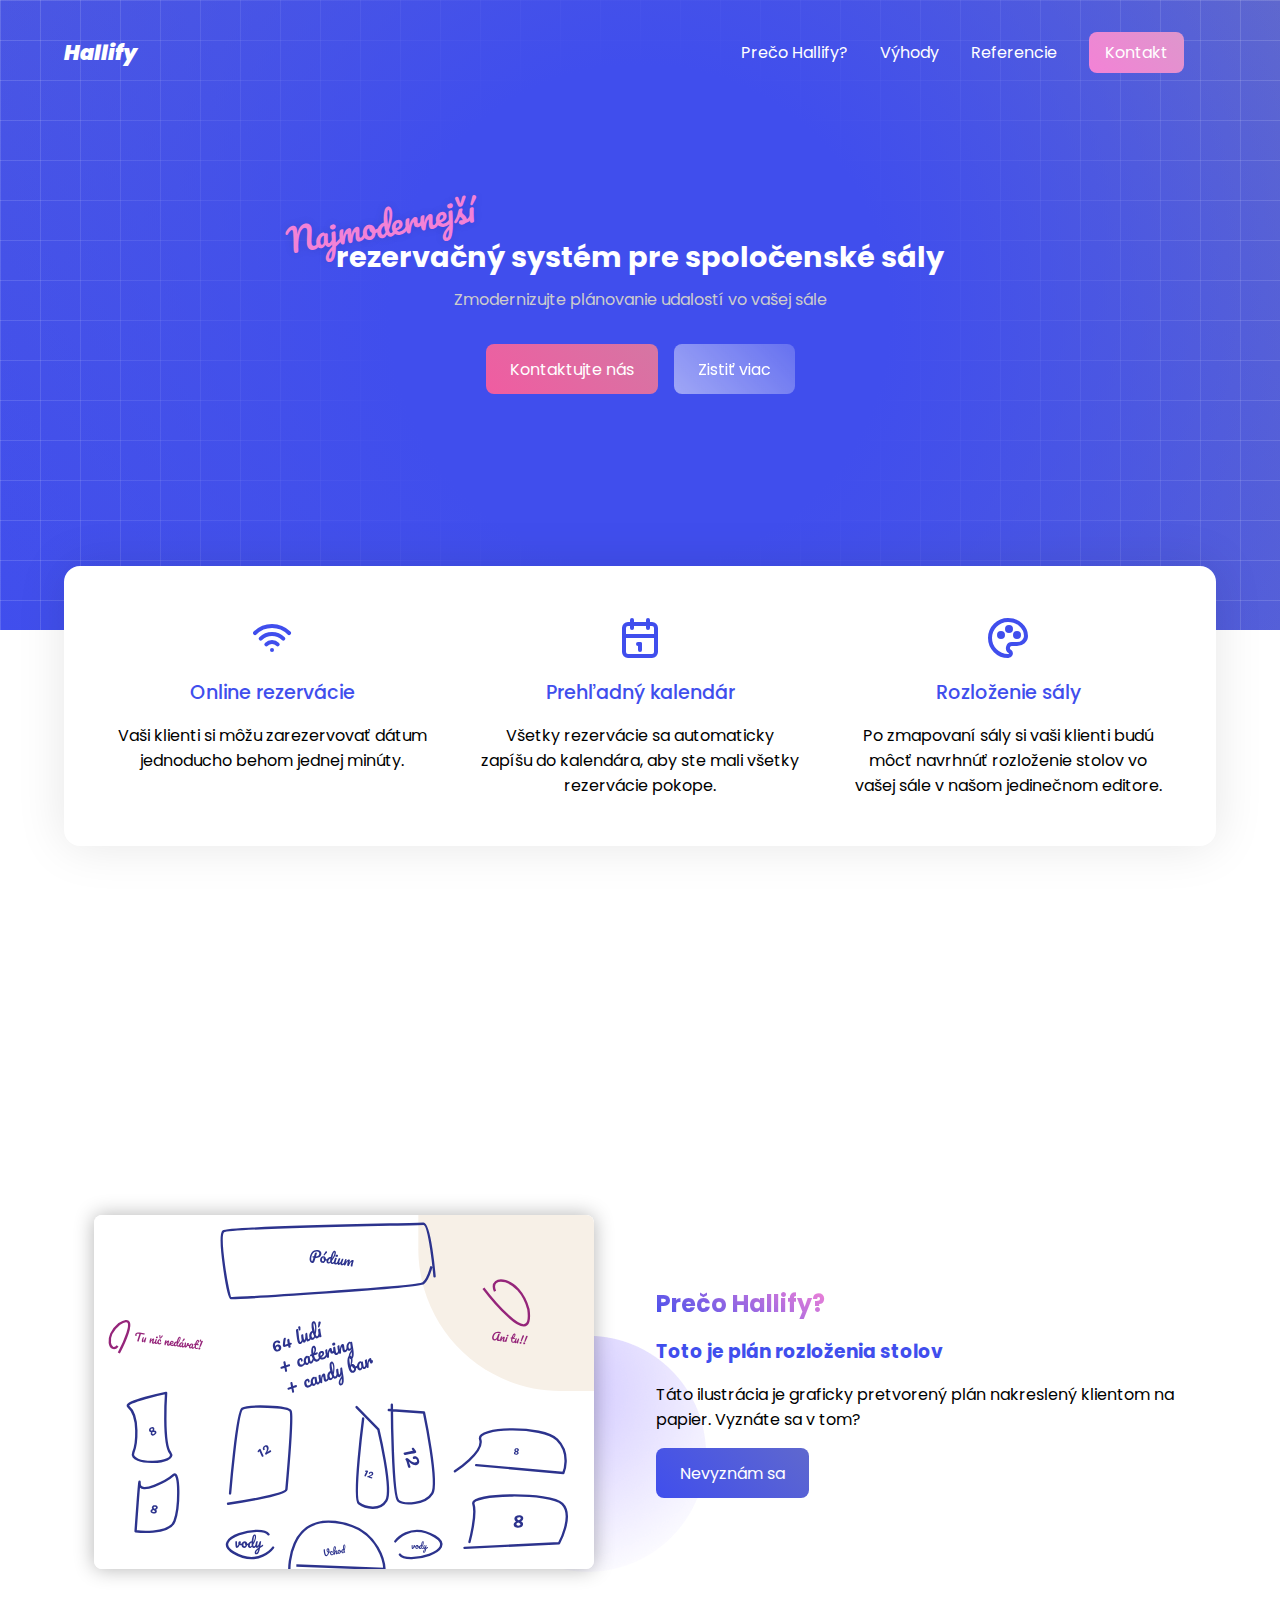
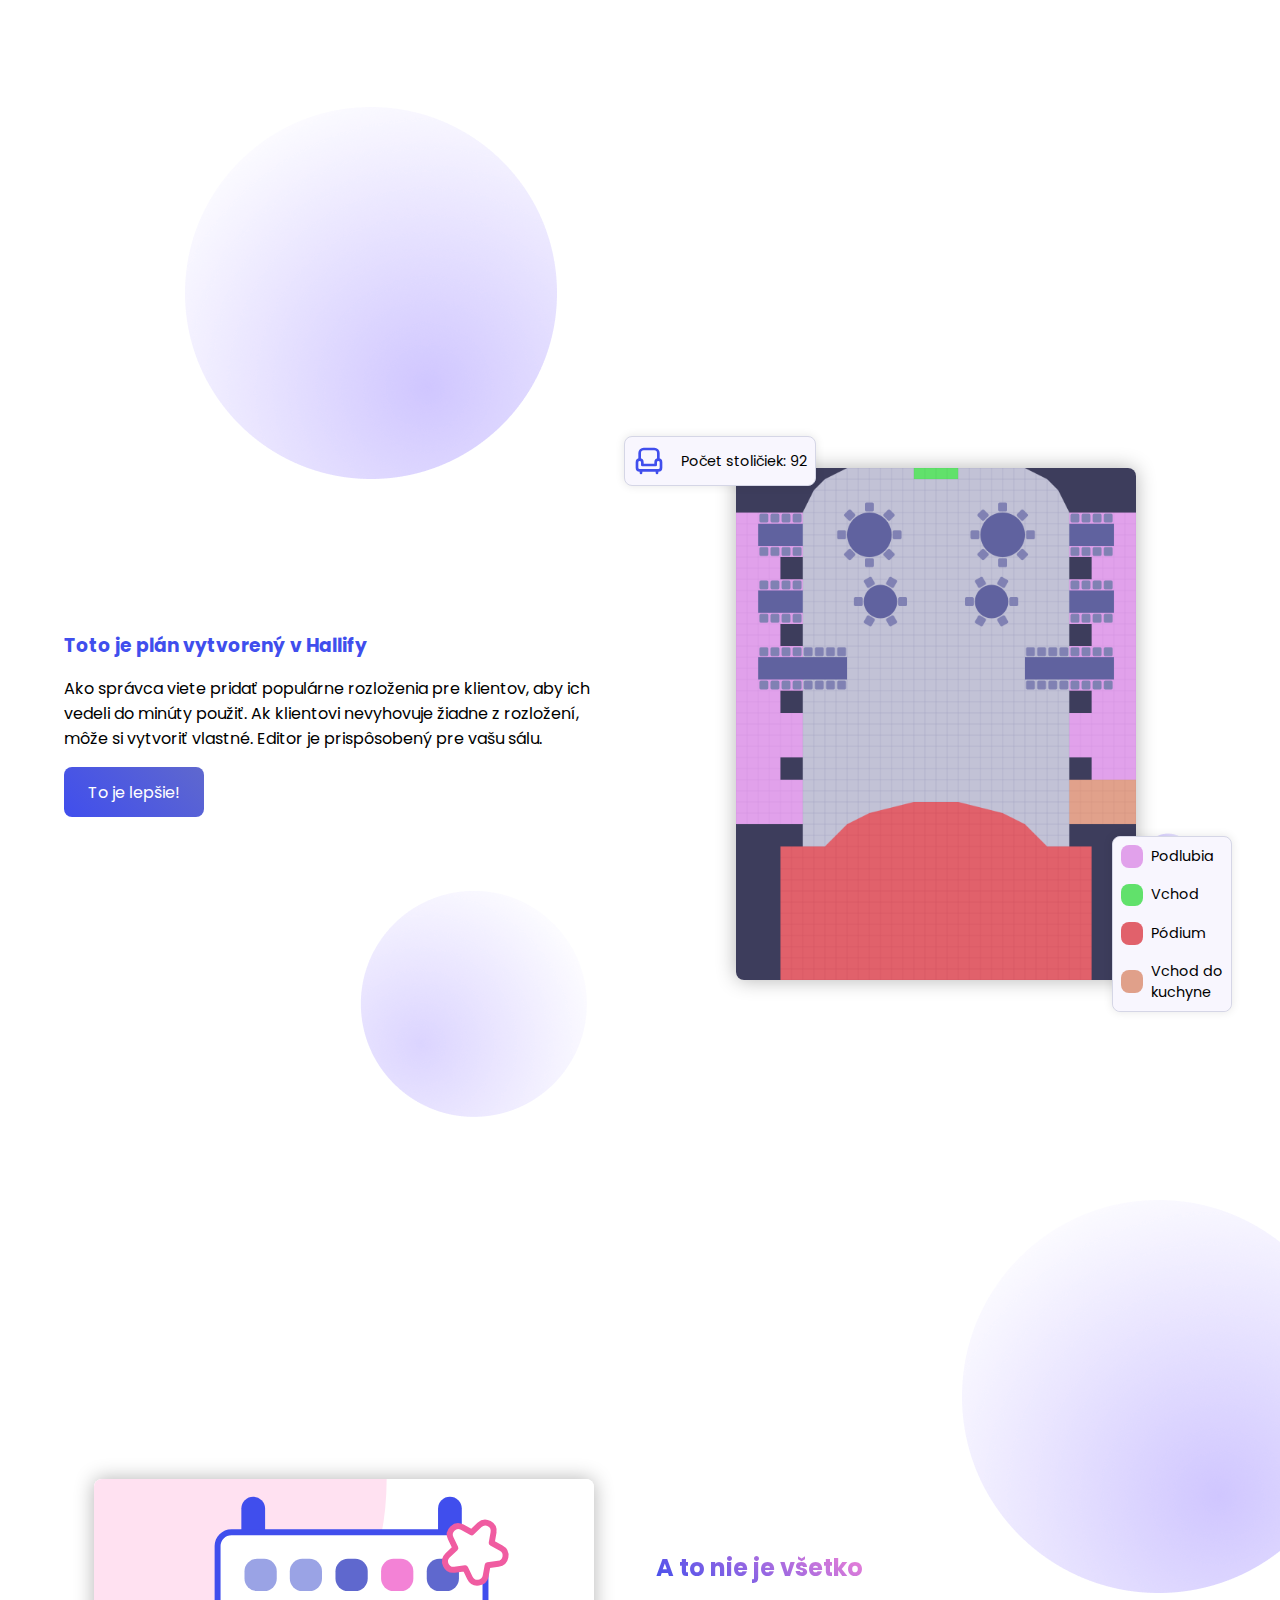
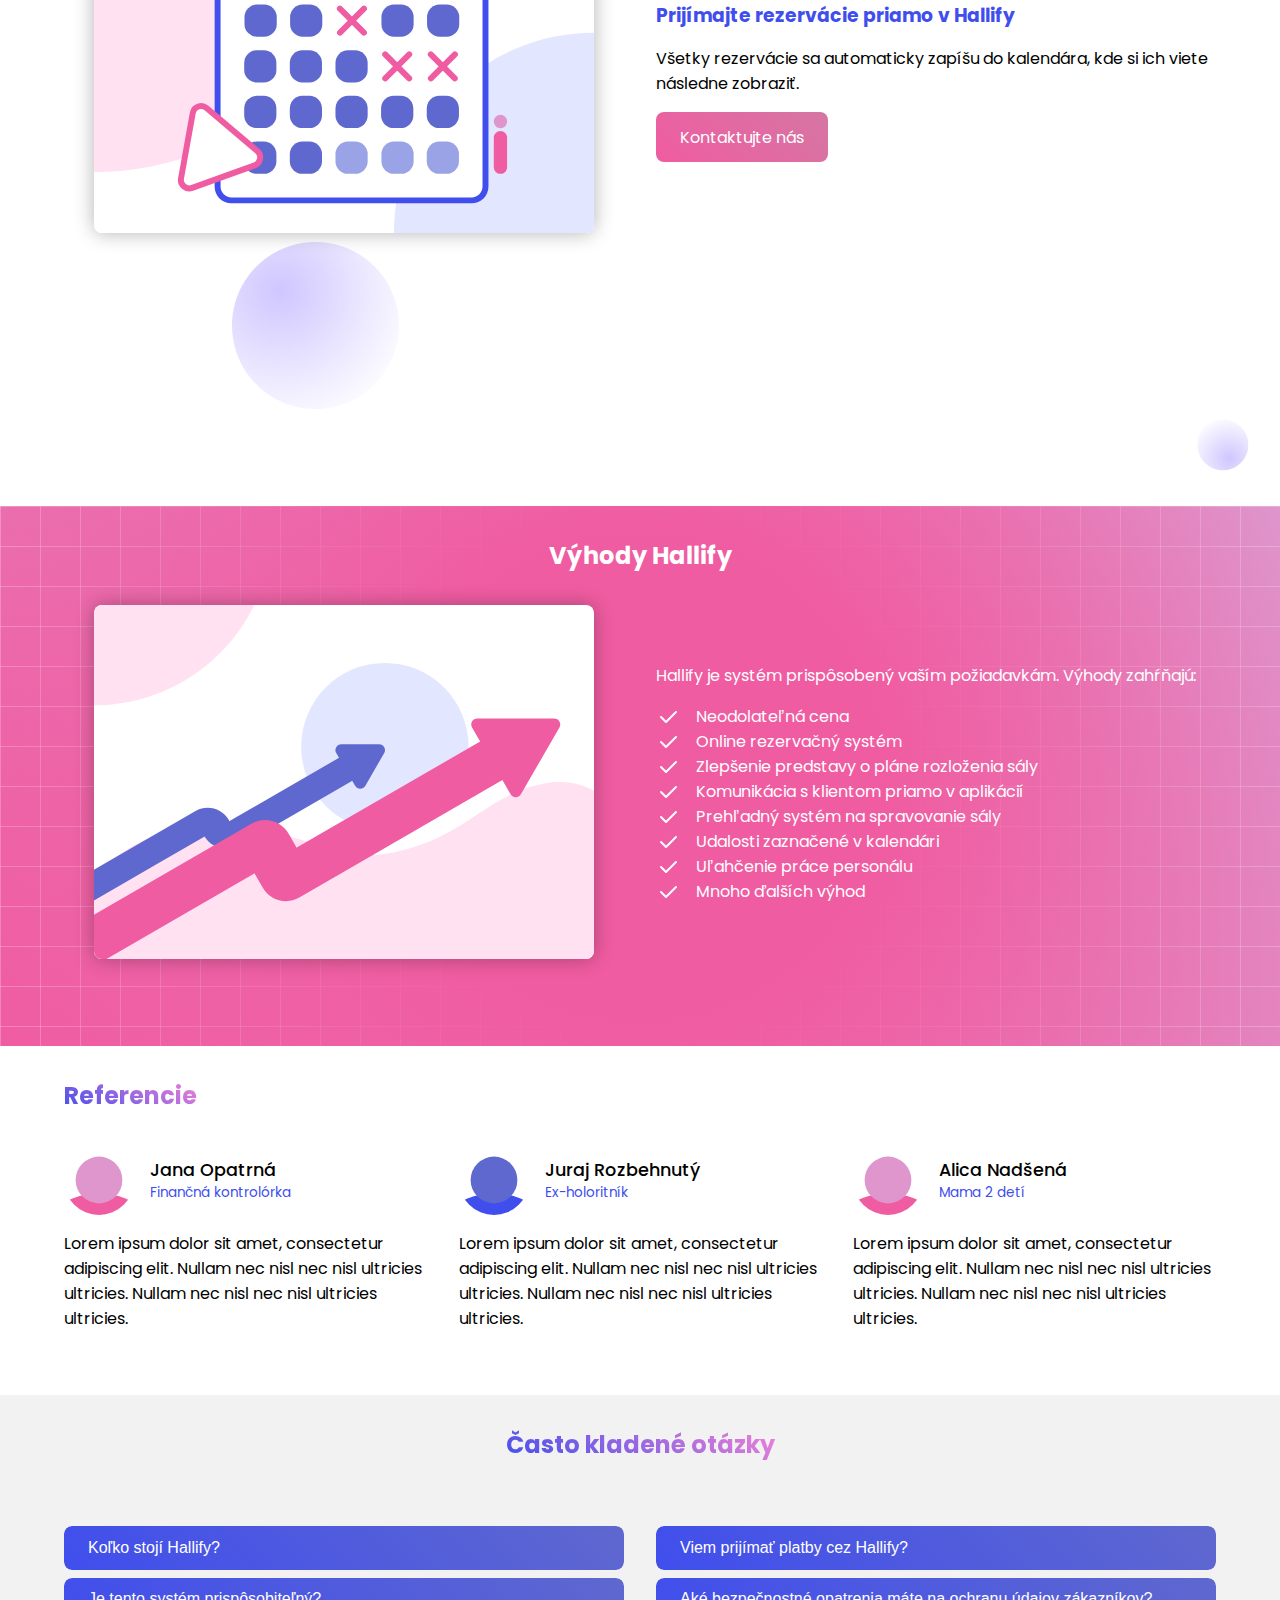
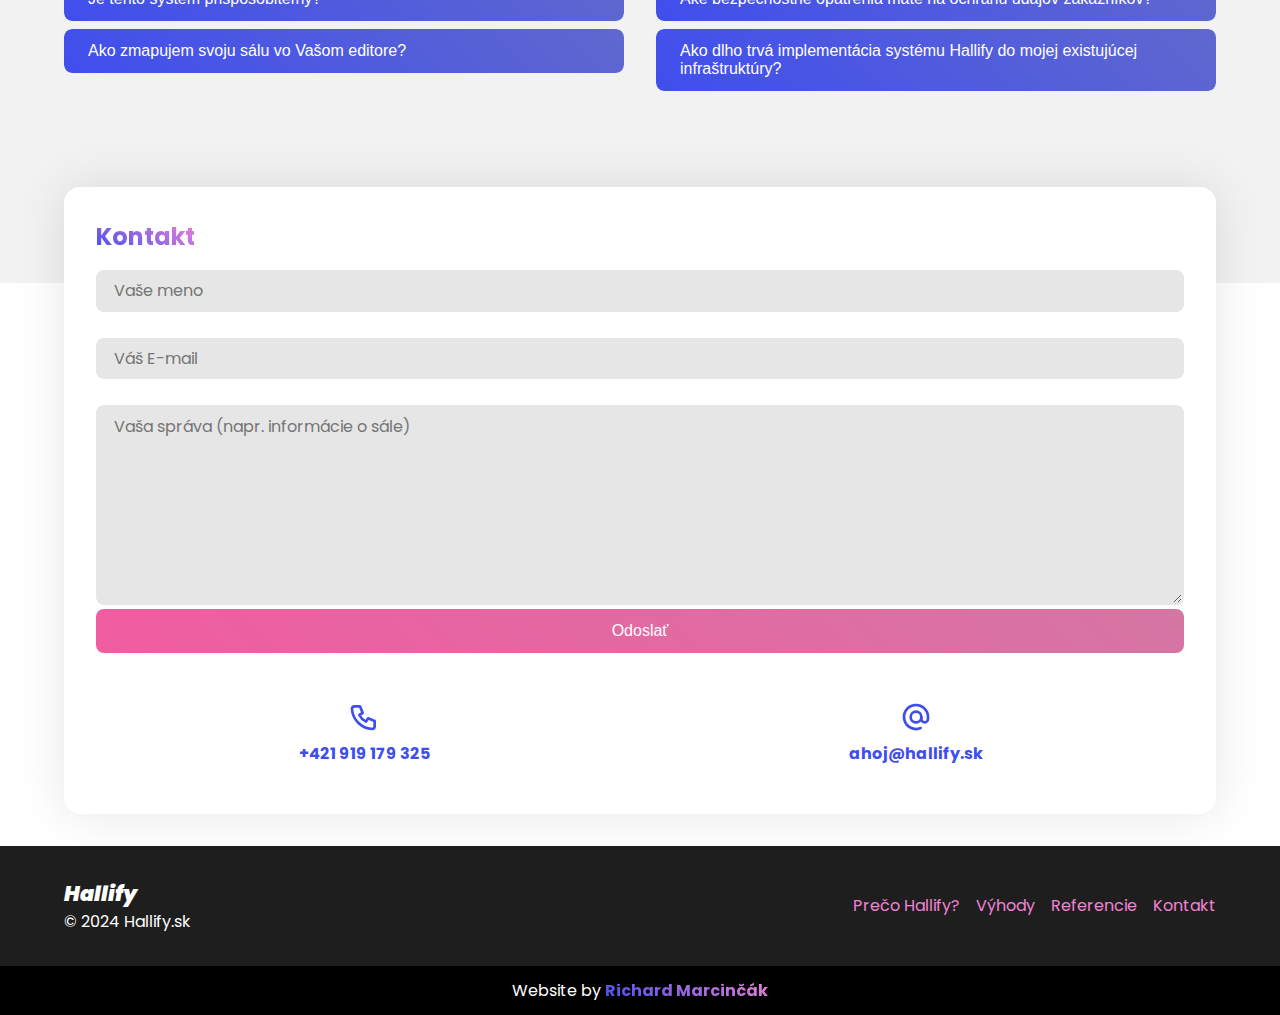
<file: index.html>
<!DOCTYPE html>
<html lang="en">

<head>
  <meta charset="UTF-8" />
  <meta name="viewport" content="width=device-width, initial-scale=1.0" />
  <title>Hallify.sk | Rezervačné systémy pre sály</title>
  <link rel="stylesheet" href="css/shared.css" />
  <link rel="stylesheet" href="css/index.css" />

  <link rel="preconnect" href="https://fonts.googleapis.com" />
  <link rel="preconnect" href="https://fonts.gstatic.com" crossorigin />
  <link
    href="https://fonts.googleapis.com/css2?family=Poppins:ital,wght@0,100;0,200;0,300;0,400;0,500;0,600;0,700;0,800;0,900;1,100;1,200;1,300;1,400;1,500;1,600;1,700;1,800;1,900&display=swap"
    rel="stylesheet" />
  <link href="https://fonts.googleapis.com/css2?family=Pacifico&display=swap" rel="stylesheet" />
</head>

<body>
  <main>
    <div class="background"></div>
    <div class="background-2"></div>
    <div class="background-3"></div>
    <header>
      <div class="logo-wrapper">
        <a href="/" class="poppins-black-italic">Hallify</a>
      </div>
      <input type="checkbox" name="isNavOpen" id="isNavOpen">
      <label aria-label="Toggle navigation" for="isNavOpen">
        <svg  xmlns="http://www.w3.org/2000/svg"  width="24"  height="24"  viewBox="0 0 24 24"  fill="none"  stroke="currentColor"  stroke-width="2"  stroke-linecap="round"  stroke-linejoin="round"  class="icon icon-tabler icons-tabler-outline icon-tabler-menu-2"><path stroke="none" d="M0 0h24v24H0z" fill="none"/><path d="M4 6l16 0" /><path d="M4 12l16 0" /><path d="M4 18l16 0" /></svg>
      </label>
      <div class="links">
        <label tabindex="0" aria-label="Close navigation" for="isNavOpen">
          <svg  xmlns="http://www.w3.org/2000/svg"  width="24"  height="24"  viewBox="0 0 24 24"  fill="none"  stroke="currentColor"  stroke-width="2"  stroke-linecap="round"  stroke-linejoin="round"  class="icon icon-tabler icons-tabler-outline icon-tabler-x"><path stroke="none" d="M0 0h24v24H0z" fill="none"/><path d="M18 6l-12 12" /><path d="M6 6l12 12" /></svg>
        </label>
        <a href="#planRozlozenia" tabindex="0" class="poppins-regular">Prečo Hallify?</a>
        <a href="#vKocke" class="poppins-regular">Výhody</a>
        <a href="#reviews" class="poppins-regular">Referencie</a>
        <a href="#contact" class="poppins-regular highlight">Kontakt</a>
      </div>
      <div class="shadow"></div>
    </header>
    <section class="hero">
      <div class="hero-content">
        <h1 class="poppins-bold">
          <span class="pacifico-regular">Najmodernejší</span>
          rezervačný systém pre spoločenské sály
        </h1>
        <p class="poppins-regular">
          Zmodernizujte plánovanie udalostí vo vašej sále
        </p>
        <div>
          <a href="#contact" class="poppins-regular accent-button">Kontaktujte nás</a>
          <a href="#planRozlozenia" class="poppins-regular additional-button">Zistiť viac</a>
        </div>
      </div>
    </section>
  </main>
  <section class="benefits">
    <div class="wrapper">
      <div>
        <svg xmlns="http://www.w3.org/2000/svg" width="24" height="24" viewBox="0 0 24 24" fill="none"
          stroke="currentColor" stroke-width="2" stroke-linecap="round" stroke-linejoin="round"
          class="icon icon-tabler icons-tabler-outline icon-tabler-wifi">
          <path stroke="none" d="M0 0h24v24H0z" fill="none" />
          <path d="M12 18l.01 0" />
          <path d="M9.172 15.172a4 4 0 0 1 5.656 0" />
          <path d="M6.343 12.343a8 8 0 0 1 11.314 0" />
          <path d="M3.515 9.515c4.686 -4.687 12.284 -4.687 17 0" />
        </svg>
        <p class="poppins-medium">Online rezervácie</p>
        <p class="poppins-regular">
          Vaši klienti si môžu zarezervovať dátum jednoducho behom jednej
          minúty.
        </p>
      </div>
      <div>
        <svg xmlns="http://www.w3.org/2000/svg" width="24" height="24" viewBox="0 0 24 24" fill="none"
          stroke="currentColor" stroke-width="2" stroke-linecap="round" stroke-linejoin="round"
          class="icon icon-tabler icons-tabler-outline icon-tabler-calendar">
          <path stroke="none" d="M0 0h24v24H0z" fill="none" />
          <path d="M4 7a2 2 0 0 1 2 -2h12a2 2 0 0 1 2 2v12a2 2 0 0 1 -2 2h-12a2 2 0 0 1 -2 -2v-12z" />
          <path d="M16 3v4" />
          <path d="M8 3v4" />
          <path d="M4 11h16" />
          <path d="M11 15h1" />
          <path d="M12 15v3" />
        </svg>
        <p class="poppins-medium">Prehľadný kalendár</p>
        <p class="poppins-regular">
          Všetky rezervácie sa automaticky zapíšu do kalendára, aby ste mali
          všetky rezervácie pokope.
        </p>
      </div>
      <div>
        <svg xmlns="http://www.w3.org/2000/svg" width="24" height="24" viewBox="0 0 24 24" fill="none"
          stroke="currentColor" stroke-width="2" stroke-linecap="round" stroke-linejoin="round"
          class="icon icon-tabler icons-tabler-outline icon-tabler-palette">
          <path stroke="none" d="M0 0h24v24H0z" fill="none" />
          <path
            d="M12 21a9 9 0 0 1 0 -18c4.97 0 9 3.582 9 8c0 1.06 -.474 2.078 -1.318 2.828c-.844 .75 -1.989 1.172 -3.182 1.172h-2.5a2 2 0 0 0 -1 3.75a1.3 1.3 0 0 1 -1 2.25" />
          <path d="M8.5 10.5m-1 0a1 1 0 1 0 2 0a1 1 0 1 0 -2 0" />
          <path d="M12.5 7.5m-1 0a1 1 0 1 0 2 0a1 1 0 1 0 -2 0" />
          <path d="M16.5 10.5m-1 0a1 1 0 1 0 2 0a1 1 0 1 0 -2 0" />
        </svg>
        <p class="poppins-medium">Rozloženie sály</p>
        <p class="poppins-regular">
          Po zmapovaní sály si vaši klienti budú môcť navrhnúť rozloženie
          stolov vo vašej sále v našom jedinečnom editore.
        </p>
      </div>
    </div>
  </section>
  <section class="points">
    <div class="grid">
      <div id="planRozlozenia">
        <div class="image-wrapper">
          <img src="/static/nacrt.svg" width="500" alt="Event illustration" />
        </div>
        <div class="content">
          <h2 class="poppins-bold">Prečo Hallify?</h2>

          <h3 class="poppins-bold">Toto je plán rozloženia stolov</h3>
          <p class="poppins-regular">
            Táto ilustrácia je graficky pretvorený plán nakreslený klientom na
            papier. Vyznáte sa v tom?
          </p>
          <a class="primary-button poppins-regular" href="#riesenie">Nevyznám sa</a>
        </div>
      </div>
      <div id="riesenie">
        <div class="content">
          <h3 class="poppins-bold">Toto je plán vytvorený v Hallify</h3>
          <p class="poppins-regular">
            Ako správca viete pridať populárne rozloženia pre klientov, aby
            ich vedeli do minúty použiť. Ak klientovi nevyhovuje žiadne z
            rozložení, môže si vytvoriť vlastné. Editor je prispôsobený pre
            vašu sálu.
          </p>
          <a class="primary-button poppins-regular" href="#bestCalendar">To je lepšie!</a>
        </div>
        <div class="image-wrapper" id="stage-wrapper">
          <div>
            <svg xmlns="http://www.w3.org/2000/svg" width="24" height="24" viewBox="0 0 24 24" fill="none"
              stroke="currentColor" stroke-width="2" stroke-linecap="round" stroke-linejoin="round"
              class="icon icon-tabler icons-tabler-outline icon-tabler-armchair">
              <path stroke="none" d="M0 0h24v24H0z" fill="none" />
              <path
                d="M5 11a2 2 0 0 1 2 2v2h10v-2a2 2 0 1 1 4 0v4a2 2 0 0 1 -2 2h-14a2 2 0 0 1 -2 -2v-4a2 2 0 0 1 2 -2z" />
              <path d="M5 11v-5a3 3 0 0 1 3 -3h8a3 3 0 0 1 3 3v5" />
              <path d="M6 19v2" />
              <path d="M18 19v2" />
            </svg>
            <p class="poppins-regular">Počet stoličiek: 92</p>
          </div>
          <div class="legend">
            <div>
              <span class="pink"></span>
              <p class="poppins-regular">Podlubia</p>
            </div>
            <div>
              <span class="green"></span>
              <p class="poppins-regular">Vchod</p>
            </div>
            <div>
              <span class="red"></span>
              <p class="poppins-regular">Pódium</p>
            </div>
            <div>
              <span class="orange"></span>
              <p class="poppins-regular">Vchod do<br> kuchyne</p>
            </div>
          </div>
          <img src="/static/stage.png" id="stage" width="400" alt="Event illustration" />
        </div>
      </div>
      <div id="bestCalendar">
        <div class="image-wrapper">
          <img src="/static/Calendar.svg" alt="Event illustration" />
        </div>
        <div class="content">
          <h2 class="poppins-bold">A to nie je všetko</h2>
          <h3 class="poppins-bold">Prijímajte rezervácie priamo v Hallify</h3>
          <p class="poppins-regular">
            Všetky rezervácie sa automaticky zapíšu do kalendára, kde si ich viete následne zobraziť.
          </p>
          <a class="accent-button poppins-regular" href="#contact">Kontaktujte nás</a>
        </div>
      </div>
    </div>
  </section>
  <section id="vKocke">
    <div class="background"></div>
    <div class="background-2"></div>
    <div class="background-3"></div>
    <div class="content">
      <h2 class="poppins-bold">Výhody Hallify</h2>
      <div>
        <div>
          <img src="/static/Graf.svg" width="500" alt="Event illustration" />
        </div>
        <div class="text">
          <p class="poppins-regular">Hallify je systém prispôsobený vaším požiadavkám. Výhody zahŕňajú:</p>
          <div class="list">
            <div>
              <svg xmlns="http://www.w3.org/2000/svg" width="24" height="24" viewBox="0 0 24 24" fill="none"
                stroke="currentColor" stroke-width="2" stroke-linecap="round" stroke-linejoin="round"
                class="icon icon-tabler icons-tabler-outline icon-tabler-check">
                <path stroke="none" d="M0 0h24v24H0z" fill="none" />
                <path d="M5 12l5 5l10 -10" />
              </svg>
              <p class="poppins-regular">Neodolateľná cena</p>
            </div>
            <div>
              <svg xmlns="http://www.w3.org/2000/svg" width="24" height="24" viewBox="0 0 24 24" fill="none"
                stroke="currentColor" stroke-width="2" stroke-linecap="round" stroke-linejoin="round"
                class="icon icon-tabler icons-tabler-outline icon-tabler-check">
                <path stroke="none" d="M0 0h24v24H0z" fill="none" />
                <path d="M5 12l5 5l10 -10" />
              </svg>
              <p class="poppins-regular">Online rezervačný systém</p>
            </div>
            <div>
              <svg xmlns="http://www.w3.org/2000/svg" width="24" height="24" viewBox="0 0 24 24" fill="none"
                stroke="currentColor" stroke-width="2" stroke-linecap="round" stroke-linejoin="round"
                class="icon icon-tabler icons-tabler-outline icon-tabler-check">
                <path stroke="none" d="M0 0h24v24H0z" fill="none" />
                <path d="M5 12l5 5l10 -10" />
              </svg>
              <p class="poppins-regular">Zlepšenie predstavy o pláne rozloženia sály</p>
            </div>
            <div>
              <svg xmlns="http://www.w3.org/2000/svg" width="24" height="24" viewBox="0 0 24 24" fill="none"
                stroke="currentColor" stroke-width="2" stroke-linecap="round" stroke-linejoin="round"
                class="icon icon-tabler icons-tabler-outline icon-tabler-check">
                <path stroke="none" d="M0 0h24v24H0z" fill="none" />
                <path d="M5 12l5 5l10 -10" />
              </svg>
              <p class="poppins-regular">Komunikácia s klientom priamo v aplikácií</p>
            </div>
            <div>
              <svg xmlns="http://www.w3.org/2000/svg" width="24" height="24" viewBox="0 0 24 24" fill="none"
                stroke="currentColor" stroke-width="2" stroke-linecap="round" stroke-linejoin="round"
                class="icon icon-tabler icons-tabler-outline icon-tabler-check">
                <path stroke="none" d="M0 0h24v24H0z" fill="none" />
                <path d="M5 12l5 5l10 -10" />
              </svg>
              <p class="poppins-regular">Prehľadný systém na spravovanie sály</p>
            </div>
            <div>
              <svg xmlns="http://www.w3.org/2000/svg" width="24" height="24" viewBox="0 0 24 24" fill="none"
                stroke="currentColor" stroke-width="2" stroke-linecap="round" stroke-linejoin="round"
                class="icon icon-tabler icons-tabler-outline icon-tabler-check">
                <path stroke="none" d="M0 0h24v24H0z" fill="none" />
                <path d="M5 12l5 5l10 -10" />
              </svg>
              <p class="poppins-regular">Udalosti zaznačené v kalendári</p>
            </div>
            <div>
              <svg xmlns="http://www.w3.org/2000/svg" width="24" height="24" viewBox="0 0 24 24" fill="none"
                stroke="currentColor" stroke-width="2" stroke-linecap="round" stroke-linejoin="round"
                class="icon icon-tabler icons-tabler-outline icon-tabler-check">
                <path stroke="none" d="M0 0h24v24H0z" fill="none" />
                <path d="M5 12l5 5l10 -10" />
              </svg>
              <p class="poppins-regular">Uľahčenie práce personálu</p>
            </div>
            <div>
              <svg xmlns="http://www.w3.org/2000/svg" width="24" height="24" viewBox="0 0 24 24" fill="none"
                stroke="currentColor" stroke-width="2" stroke-linecap="round" stroke-linejoin="round"
                class="icon icon-tabler icons-tabler-outline icon-tabler-check">
                <path stroke="none" d="M0 0h24v24H0z" fill="none" />
                <path d="M5 12l5 5l10 -10" />
              </svg>
              <p class="poppins-regular">Mnoho ďalších výhod</p>
            </div>
          </div>
        </div>
      </div>
    </div>
  </section>
  <section id="reviews">
    <div>
      <h2 class="poppins-bold">Referencie</h2>
      <div>
        <div>
          <div class="profile">
            <img src="/static/Profile2.svg" alt="Profile picture" />
            <div>
              <p class="poppins-medium">Jana Opatrná</p>
              <p class="poppins-regular">Finančná kontrolórka</p>
            </div>
          </div>
          <p class="poppins-regular">
            Lorem ipsum dolor sit amet, consectetur adipiscing elit. Nullam nec nisl nec nisl ultricies ultricies.
            Nullam nec nisl nec nisl ultricies ultricies.
          </p>
        </div>
        <div>
          <div class="profile">
            <img src="/static/Profile1.svg" alt="Profile picture" />
            <div>
              <p class="poppins-medium">Juraj Rozbehnutý</p>
              <p class="poppins-regular">Ex-holoritník</p>
            </div>
          </div>
          <p class="poppins-regular">
            Lorem ipsum dolor sit amet, consectetur adipiscing elit. Nullam nec nisl nec nisl ultricies ultricies.
            Nullam nec nisl nec nisl ultricies ultricies.
          </p>
        </div>
        <div>
          <div class="profile">
            <img src="/static/Profile2.svg" alt="Profile picture" />
            <div>
              <p class="poppins-medium">Alica Nadšená</p>
              <p class="poppins-regular">Mama 2 detí</p>
            </div>
          </div>
          <p class="poppins-regular">
            Lorem ipsum dolor sit amet, consectetur adipiscing elit. Nullam nec nisl nec nisl ultricies ultricies.
            Nullam nec nisl nec nisl ultricies ultricies.
          </p>
        </div>
      </div>
    </div>
  </section>
  <section id="faq">
    <div>
      <h2 class="poppins-bold">Často kladené otázky</h2>
      <div>
        <div>
          <div class="expand">
            <div class="expandContent">
              <p class="poppins-regular">Hallify je platený správcom sály vo výške (X)€/mesiac, s
                jednorázovým mapovacím poplatkom, ktorý sa odvíja od komplexity sály, a veľkosti migrovaných dát zo starých systémov. Vaši klienti za používanie
                uživateľského rozhrania neplatia nič.</p>
            </div>
            <button class="primary-button">Koľko stojí Hallify?</button>
          </div>
          <div class="expand">
            <div class="expandContent">
              <p class="poppins-regular">Od začiatku sme chceli aby si Hallify vedel ktokoľvek prispôsobiť k vlastným
                potrebám, preto si v Hallify môžete meniť široké spektrum nastavení, ako je napr. jazyk, vypnutie
                editora, a mnoho ďalších nastavení.</p>
            </div>
            <button class="primary-button">Je tento systém prispôsobiteľný?</button>
          </div>
          <div class="expand">
            <div class="expandContent">
              <p class="poppins-regular">Pre zmapovanie sály si môžete doplatiť zmapovanie sály našim personálom
                (odporúčané), alebo použiť na to vstavané nástroje v Hallify.</p>
            </div>
            <button class="primary-button">Ako zmapujem svoju sálu vo Vašom editore?</button>
          </div>
        </div>
        <div>
          <div class="expand">
            <div class="expandContent">
              <p class="poppins-regular">Túto funkcionalitu zatiaľ nepodporujeme, ale určite ju zvažujeme do budúcnosti.</p>
            </div>
            <button class="primary-button">Viem prijímať platby cez Hallify?</button>
          </div>
          <div class="expand">
            <div class="expandContent">
              <p class="poppins-regular">Údaje uživateľov sú spracované systémom Pocketbase, ktorý je izolovaný od verejného internetu. Heslá sú bezpečne šifrované, a nemôžu si ich pozrieť ani administrátori.</p>
            </div>
            <button class="primary-button">Aké bezpečnostné opatrenia máte na ochranu údajov zákazníkov?</button>
          </div>
          <div class="expand">
            <div class="expandContent">
              <p class="poppins-regular">Štandardná doba je 14 dní, ale táto doba sa môže zmeniť v závislosti od kompexity sály a od množstva migrovaných dát zo starých systémov.</p>
            </div>
            <button class="primary-button">Ako dlho trvá implementácia systému Hallify do mojej existujúcej infraštruktúry?</button>
          </div>
        </div>
      </div>
    </div>
  </section>
  <section id="contactWrapper">
    <div id="contact">
      <h2 class="poppins-bold">Kontakt</h2>
      <div>
        <form method="post">
          <input class="poppins-regular" name="name" id="name" placeholder="Vaše meno" type="text"><br>
          <input class="poppins-regular" name="email" id="email" placeholder="Váš E-mail" type="email"><br>
          <textarea placeholder="Vaša správa (napr. informácie o sále)" class="poppins-regular" maxlength="2000"
            name="message" id="message"></textarea>
          <button type="submit" class="accent-button">Odoslať</button>
        </form>
        <div>
          <div>
            <svg xmlns="http://www.w3.org/2000/svg" width="24" height="24" viewBox="0 0 24 24" fill="none"
              stroke="currentColor" stroke-width="2" stroke-linecap="round" stroke-linejoin="round"
              class="icon icon-tabler icons-tabler-outline icon-tabler-phone">
              <path stroke="none" d="M0 0h24v24H0z" fill="none" />
              <path
                d="M5 4h4l2 5l-2.5 1.5a11 11 0 0 0 5 5l1.5 -2.5l5 2v4a2 2 0 0 1 -2 2a16 16 0 0 1 -15 -15a2 2 0 0 1 2 -2" />
            </svg>
            <p class="poppins-bold">+421 919 179 325</p>
          </div>
          <div>
            <svg xmlns="http://www.w3.org/2000/svg" width="24" height="24" viewBox="0 0 24 24" fill="none"
              stroke="currentColor" stroke-width="2" stroke-linecap="round" stroke-linejoin="round"
              class="icon icon-tabler icons-tabler-outline icon-tabler-at">
              <path stroke="none" d="M0 0h24v24H0z" fill="none" />
              <path d="M12 12m-4 0a4 4 0 1 0 8 0a4 4 0 1 0 -8 0" />
              <path d="M16 12v1.5a2.5 2.5 0 0 0 5 0v-1.5a9 9 0 1 0 -5.5 8.28" />
            </svg>
            <p class="poppins-bold">ahoj@hallify.sk</p>
          </div>
        </div>
      </div>
    </div>
  </section>
  <footer>
    <div>
      <div>
        <a href="/" class="poppins-black-italic logo">Hallify</a>
        <p class="poppins-regular">© 2024 Hallify.sk</p>
      </div>
      <div class="links">
        <a href="#planRozlozenia" class="poppins-regular">Prečo Hallify?</a>
        <a href="#vKocke" class="poppins-regular">Výhody</a>
        <a href="#reviews" class="poppins-regular">Referencie</a>
        <a href="#contact" class="poppins-regular">Kontakt</a>
      </div>
    </div>
    <span>
      <p class="poppins-regular">Website by <a target="_blank" rel="noreferrer" class="poppins-bold" href="https://github.com/Em1tt/">Richard Marcinčák</a></p>
    </span>
  </footer>

<button aria-label="Go up" id="backToTop" aria-hidden="true">
  <svg  xmlns="http://www.w3.org/2000/svg"  width="24"  height="24"  viewBox="0 0 24 24"  fill="none"  stroke="currentColor"  stroke-width="2"  stroke-linecap="round"  stroke-linejoin="round"  class="icon icon-tabler icons-tabler-outline icon-tabler-arrow-up"><path stroke="none" d="M0 0h24v24H0z" fill="none"/><path d="M12 5l0 14" /><path d="M18 11l-6 -6" /><path d="M6 11l6 -6" /></svg>
</button>

  <script lang="js" src="/js/navigation.js"></script>
  <script lang="js" defer src="/js/accordion.js"></script>
</body>

</html>
</file>
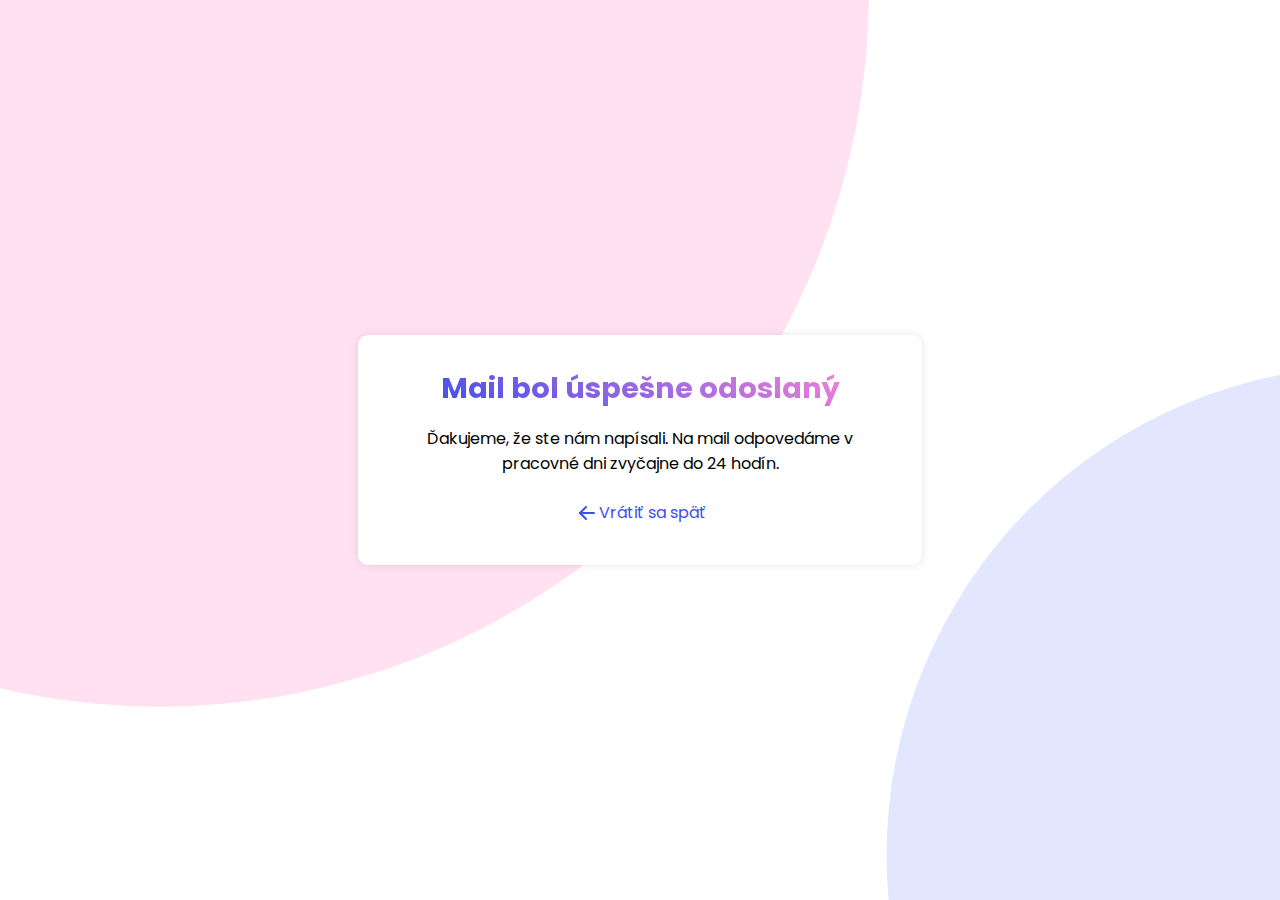
<file: thank-you.html>
<!DOCTYPE html>
<html lang="en">

<head>
  <meta charset="UTF-8" />
  <meta name="viewport" content="width=device-width, initial-scale=1.0" />
  <title>Hallify.sk | Rezervačné systémy pre sály</title>
  <link rel="stylesheet" href="css/shared.css" />
  <link rel="stylesheet" href="css/thankyou.css" />

  <link rel="preconnect" href="https://fonts.googleapis.com" />
  <link rel="preconnect" href="https://fonts.gstatic.com" crossorigin />
  <link href="https://fonts.googleapis.com/css2?family=Poppins:ital,wght@0,100;0,200;0,300;0,400;0,500;0,600;0,700;0,800;0,900;1,100;1,200;1,300;1,400;1,500;1,600;1,700;1,800;1,900&display=swap" rel="stylesheet" />
  <link href="https://fonts.googleapis.com/css2?family=Pacifico&display=swap" rel="stylesheet" />
</head>

<body>
    <div>
      <h1 class="poppins-bold">Mail bol úspešne odoslaný</h1>
      <p class="poppins-regular">Ďakujeme, že ste nám napísali. Na mail odpovedáme v pracovné dni zvyčajne do 24 hodín.</p>
      <a class="poppins-regular" href="/">
        <svg  xmlns="http://www.w3.org/2000/svg"  width="24"  height="24"  viewBox="0 0 24 24"  fill="none"  stroke="currentColor"  stroke-width="2"  stroke-linecap="round"  stroke-linejoin="round"  class="icon icon-tabler icons-tabler-outline icon-tabler-arrow-left"><path stroke="none" d="M0 0h24v24H0z" fill="none"/><path d="M5 12l14 0" /><path d="M5 12l6 6" /><path d="M5 12l6 -6" /></svg>
        Vrátiť sa späť</a>
    </div>
</body>

</html>
</file>
<file: css/shared.css>
:root {
  --content-width: 1280px;
  --content-padding: 2rem;
  --border-radius-small: 0.5rem;
  --border-radius-default: 1rem;
  --border-radius-large: 2rem;

  --text: rgb(5, 1, 14);
  --text-white: #ffffff;
  --text-white-subtitle: #cccccc;
  --background: #f8f6fe;
  --primary: #404eed;
  --primary-2: #5f68ce;
  --secondary: #f382d6;
  --secondary-2: #de96cc;
  --accent: #f05ca1;
  --accent-2: #d576a3;
  --white-opaque: #ffffff80;
  --white-opaque-2: #ffffff33;

  scroll-behavior: smooth;

  .poppins-thin {
    font-family: "Poppins", sans-serif;
    font-weight: 100;
    font-style: normal;
  }

  .poppins-extralight {
    font-family: "Poppins", sans-serif;
    font-weight: 200;
    font-style: normal;
  }

  .poppins-light {
    font-family: "Poppins", sans-serif;
    font-weight: 300;
    font-style: normal;
  }

  .poppins-regular {
    font-family: "Poppins", sans-serif;
    font-weight: 400;
    font-style: normal;
  }

  .poppins-medium {
    font-family: "Poppins", sans-serif;
    font-weight: 500;
    font-style: normal;
  }

  .poppins-semibold {
    font-family: "Poppins", sans-serif;
    font-weight: 600;
    font-style: normal;
  }

  .poppins-bold {
    font-family: "Poppins", sans-serif;
    font-weight: 700;
    font-style: normal;
  }

  .poppins-extrabold {
    font-family: "Poppins", sans-serif;
    font-weight: 800;
    font-style: normal;
  }

  .poppins-black {
    font-family: "Poppins", sans-serif;
    font-weight: 900;
    font-style: normal;
  }

  .poppins-thin-italic {
    font-family: "Poppins", sans-serif;
    font-weight: 100;
    font-style: italic;
  }

  .poppins-extralight-italic {
    font-family: "Poppins", sans-serif;
    font-weight: 200;
    font-style: italic;
  }

  .poppins-light-italic {
    font-family: "Poppins", sans-serif;
    font-weight: 300;
    font-style: italic;
  }

  .poppins-regular-italic {
    font-family: "Poppins", sans-serif;
    font-weight: 400;
    font-style: italic;
  }

  .poppins-medium-italic {
    font-family: "Poppins", sans-serif;
    font-weight: 500;
    font-style: italic;
  }

  .poppins-semibold-italic {
    font-family: "Poppins", sans-serif;
    font-weight: 600;
    font-style: italic;
  }

  .poppins-bold-italic {
    font-family: "Poppins", sans-serif;
    font-weight: 700;
    font-style: italic;
  }

  .poppins-extrabold-italic {
    font-family: "Poppins", sans-serif;
    font-weight: 800;
    font-style: italic;
  }

  .poppins-black-italic {
    font-family: "Poppins", sans-serif;
    font-weight: 900;
    font-style: italic;
  }
  .pacifico-regular {
    font-family: "Pacifico", cursive;
    font-weight: 400;
    font-style: normal;
  }
}

* {
  margin: 0;
  padding: 0;
  box-sizing: border-box;
}

header {
  max-width: var(--content-width);
  z-index: 50;
  width: 100%;
  padding-inline: var(--content-padding);
  height: fit-content;
  margin-inline: auto;
  display: flex;
  flex-flow: row nowrap;
  justify-content: space-between;
  align-items: center;
  .logo-wrapper {
    display: flex;
    justify-content: space-between;
    align-items: center;
    padding: 2rem 0;
    text-decoration: none;
    a {
      text-decoration: none;
      color: white;
      font-size: 1.3rem;
    }
  }
  input {
    display: none;
  }
  & > label {
    cursor: pointer;
    color: white;
  }
  label:hover {
    color: var(--secondary);
  }
  .links {
    width: 260px;
    flex-flow: column nowrap;
    justify-content: start;
    position: fixed;
    right: -260px;
    z-index: 50;
    top: 0;
    height: 100vh;
    background: white;
    padding: 2rem 2rem;
    border-top-left-radius: var(--border-radius-large);
    transition: right 0.2s ease-in-out;
    & > label {
      cursor: pointer;
      color: var(--secondary);
      margin-left: auto;
    }
    & > label:hover {
      color: var(--primary);
    }
  }
  #isNavOpen:checked ~ .links {
    right: 0;
  }
  .shadow {
    position: fixed;
    top: 0;
    left: 0;
    cursor: pointer;
    width: 100vw;
    height: 100vh;
    background: rgba(0, 0, 0, 0.5);
    z-index: 49;
    opacity: 0;
    transition: opacity 0.2s ease-in-out;
    visibility: hidden;
  }
  #isNavOpen:checked ~ .shadow {
    opacity: 1;
    visibility: visible;
  }
}

.primary-button {
  border: none;
  transition: scale 0.1s ease;
  padding: 0.8rem 1.5rem;
  cursor: pointer;
  background: linear-gradient(45deg, var(--primary) 0%, var(--primary-2) 100%);
  color: var(--text-white);
  border-radius: var(--border-radius-small);
  text-decoration: none;
  font-size: 1rem;
  &:hover {
    background: linear-gradient(
      45deg,
      var(--primary-2) 0%,
      var(--primary) 100%
    );
  }
  &:active{
    scale: 0.9;
  }
}

.additional-button {
  border: none;
  transition: scale 0.1s ease;
  padding: 0.8rem 1.5rem;
  cursor: pointer;
  backdrop-filter: blur(10px);
  background: linear-gradient(
    45deg,
    var(--white-opaque) 0%,
    var(--white-opaque-2) 100%
  );
  color: var(--text-white);
  border-radius: var(--border-radius-small);
  text-decoration: none;
  font-size: 1rem;
  &:hover {
    color: var(--text);
    background: linear-gradient(
      45deg,
      var(--white-opaque-2) 0%,
      var(--white-opaque) 100%
    );
  }
  &:active{
    scale: 0.9;
  }
}

.accent-button {
  border: none;
  transition: scale 0.1s ease;
  padding: 0.8rem 1.5rem;
  cursor: pointer;
  background: linear-gradient(45deg, var(--accent) 0%, var(--accent-2) 100%);
  color: var(--text-white);
  border-radius: var(--border-radius-small);
  text-decoration: none;
  font-size: 1rem;
  &:hover {
    background: linear-gradient(45deg, var(--accent-2) 0%, var(--accent) 100%);
  }
  &:active{
    scale: 0.9;
  }
}

.secondary-button {
  border: none;
  transition: scale 0.1s ease;
  padding: 0.8rem 1.5rem;
  cursor: pointer;
  background: linear-gradient(
    45deg,
    var(--secondary) 0%,
    var(--secondary-2) 100%
  );
  color: var(--text-white);
  border-radius: var(--border-radius-small);
  text-decoration: none;
  font-size: 1rem;
  &:hover {
    background: linear-gradient(
      45deg,
      var(--secondary-2) 0%,
      var(--secondary) 100%
    );
  }
  &:active{
    scale: 0.9;
  }
}

footer {
  background-color: rgb(30, 30, 30);
  display: flex;
  flex-flow: column nowrap;
  & > div {
    margin-inline: auto;
    width: 100%;
    max-width: var(--content-width);
    display: flex;
    justify-content: space-between;
    align-items: center;
    padding: 2rem var(--content-padding);
    gap: 1rem;
    a.logo {
      text-decoration: none;
      color: white;
      font-size: 1.3rem;
      & + p {
        color: white;
        font-size: 1rem;
      }
    }
  }
  & > span {
    background: black;
    color: white;
    font-size: 1rem;
    text-align: center;
    padding: 0.75rem var(--content-padding);
    a {
      background: linear-gradient(
        30deg,
        var(--primary) 0%,
        var(--secondary) 100%
      );
      -webkit-background-clip: text;
      background-clip: text;
      -webkit-text-fill-color: transparent;
      color: var(--primary);
      width: fit-content;
      text-decoration: none;
    }
    a:hover {
      background: linear-gradient(
        30deg,
        var(--secondary) 0%,
        var(--primary) 100%
      );
      -webkit-background-clip: text;
      background-clip: text;
      -webkit-text-fill-color: transparent;
      color: var(--primary);
    }
  }
}
.links {
  display: flex;
  flex-flow: row wrap;
  justify-content: right;
  gap: 1rem;
  a {
    text-decoration: none;
    color: var(--secondary);
    font-size: 1rem;
  }
  a:hover {
    color: var(--primary);
  }
}

.highlight {
  border: none;
  cursor: pointer;
  background: transparent;
  color: var(--text-white);
  border-radius: var(--border-radius-small);
  padding: unset;
  &:hover {
    background: transparent;
  }
}

#backToTop{
  position: fixed;
  transition: scale 0.1s ease, right 0.5s ease;
  bottom: 1rem;
  right: -5rem;
  background: var(--primary);
  color: var(--text-white);
  border: none;
  border-radius: var(--border-radius-small);
  padding: 0.5rem 1rem;
  cursor: pointer;
  &.show{
    right: 1rem;
  }
  &:hover{
    background: var(--secondary);
    box-shadow: 0 0 20px rgba(0, 0, 0, 0.2);
  }
  svg{
    pointer-events: none;
  }
  &:active{
    scale: 0.9;
  }
}

.playAnimation{
  &>div{
    &>div:first-of-type{
      animation: shoot 0.3s linear forwards;
      animation-timing-function: ease-in-out;
    }
    &>div:nth-of-type(2){
      animation: 0.3s shoot-2 linear infinite;
      animation-timing-function: ease-out;
    }
  }
}

@media screen and (min-width: 768px) {
  :root{
    --content-padding: 4rem;
  }

  header {
    label {
      display: none;
    }
    .links {
      position: initial;
      background: none;
      height: initial;
      width: initial;
      display: flex;
      flex-flow: row wrap;
      align-items: center;
      justify-content: right;
      gap: 2rem;
      a {
        text-decoration: none;
        color: var(--text-white);
        font-size: 1rem;
      }
      a:not(.highlight):hover {
        color: var(--secondary);
      }
    }
    .highlight {
      border: none;
      cursor: pointer;
      background: linear-gradient(
        45deg,
        var(--secondary) 0%,
        var(--secondary-2) 100%
      );
      color: var(--text-white);
      border-radius: var(--border-radius-small);
      padding: 0.5rem 1rem;
      &:hover {
        background: linear-gradient(
          45deg,
          var(--secondary-2) 0%,
          var(--secondary) 100%
        );
        color: black;
      }
    }
  }
  .shadow{
    display: none;
  }
}
</file>
<file: css/index.css>
.background {
  position: absolute;
  top: 0;
  left: 0;
  width: 100%;
  height: 100%;
  background-size: 40px 40px;
  background-image: linear-gradient(
      to right,
      rgba(255, 255, 255, 0.15) 1px,
      transparent 1px
    ),
    linear-gradient(to bottom, rgba(255, 255, 255, 0.15) 1px, transparent 1px);
  z-index: -2;
}
.background-2 {
  position: absolute;
  top: 0;
  left: 0;
  width: 100%;
  height: 100%;
  background: linear-gradient(
    45deg,
    var(--primary) 0%,
    var(--primary-2) 100%
  );
  z-index: -3;
}
.background-3 {
  position: absolute;
  top: 0;
  left: 0;
  width: 100%;
  height: 100%;
  background: radial-gradient(circle, var(--primary) 35%, transparent 100%);
  z-index: -1;
}

main {
  height: 90vh;
  display: flex;
  align-items: center;
  flex-flow: column nowrap;
  position: relative;

  .hero {
    position: absolute;
    max-width: var(--content-width);
    width: 100%;
    margin-inline: auto;
    padding-inline: var(--content-padding);
    top: 0;
    display: flex;
    justify-content: center;
    align-items: center;
    height: 100%;

    .hero-content {
      text-align: center;
      div {
        display: flex;
        flex-flow: row wrap;
        justify-content: center;
        gap: 1rem;
      }
      h1 {
        position: relative;
        font-size: 1.8rem;
        color: var(--text-white);
        margin-bottom: 0.5rem;
        span {
          font-size: 2rem;
          color: var(--secondary);
          rotate: -10deg;
          position: absolute;
          left: 5%;
          top: -3.2rem;
          text-shadow: 0 0 10px rgba(0, 0, 0, 0.1);
        }
      }
      p {
        font-size: 1rem;
        color: var(--text-white-subtitle);
        margin-bottom: 2rem;
      }
    }
  }
}

form select {
  background: hsl(0, 0%, 90%);
  font-family: 'Poppins', sans-serif;
  padding: 10px;
  margin-bottom: 10px;
  border: 1px solid hsl(0, 0%, 90%);
  border-radius: 4px;
  box-sizing: border-box;
  color: var(---secondary) ;
}

.benefits {
  width: 100%;
  max-width: var(--content-width);
  margin-inline: auto;
  padding-inline: var(--content-padding);
  .wrapper {
    position: relative;
    top: -4rem;
    border-radius: var(--border-radius-default);
    padding: 2rem;
    background: white;
    box-shadow: 0 0 50px rgba(0, 0, 0, 0.1);
    display: grid;
    grid-template-columns: repeat(1, 1fr);
    div {
      display: flex;
      padding: 1rem;
      text-align: center;
      border-radius: var(--border-radius-small);
      flex-flow: column nowrap;
      align-items: center;
      &:hover {
        box-shadow: 0 0 10px rgba(0, 0, 0, 0.1);
      }
      svg {
        width: 3rem;
        height: 3rem;
        color: var(--primary);
      }
      p:first-of-type {
        font-size: 1.2rem;
        /* Make text gradient */
        color: var(--primary);
        margin: 1rem 0;
      }
      p:last-of-type {
        font-size: 1rem;
        color: var(--text-black);
      }
    }
  }
}

.points {
  width: 100%;
  text-align: center;
  background-image: url(/img/bg.png);
  h2 {
    background: linear-gradient(
      30deg,
      var(--primary) 0%,
      var(--secondary) 100%
    );
    -webkit-background-clip: text;
    background-clip: text;
    -webkit-text-fill-color: transparent;
    color: var(--primary);
  }
  h3 {
    color: var(--primary);
    width: 100%;
  }
  .grid {
    max-width: var(--content-width);
    margin-inline: auto;
    padding-inline: var(--content-padding);
    width: 100%;
    display: grid;
    grid-template-columns: repeat(1, 1fr);
    grid-template-rows: repeat(3, 100vh);
    gap: 2rem;
    margin-top: 2rem;
    div {
      display: flex;
      flex-flow: column nowrap;
      align-items: center;
      gap: 2rem;
      justify-content: center;
      div {
        display: flex;
        flex-flow: column nowrap;
        justify-content: center;
        gap: 1rem;
        align-items: start;
        border-radius: var(--border-radius-small);
        text-align: left;
        max-width: 70vw;
        svg {
          width: 3rem;
          height: 3rem;
          color: var(--primary);
        }
        img {
          box-shadow: 0 0 20px rgba(0, 0, 0, 0.3);
          margin-inline: auto;
          border-radius: var(--border-radius-small);
          width: 70vw;
        }
        #stage {
          width: 50vw;
        }
        p {
          color: var(--text-black);
          text-align: left;
        }
      }
    }
  }
}

#riesenie {
  flex-flow: column-reverse nowrap !important;
}

#stage-wrapper {
  position: relative;
  div {
    display: flex;
    flex-flow: row nowrap;
    gap: 1rem;
    position: absolute;
    background-color: var(--background);
    padding: 0.5rem;
    align-items: center;
    border: 1px solid #d5d6e6;
    box-shadow: 0 0 10px rgba(0, 0, 0, 0.1);
  }
  & > div:first-of-type {
    top: -2rem;
    left: -2rem;
    animation: float 1s ease-in-out infinite alternate;
  }
  & > div:last-of-type {
    bottom: -2rem;
    right: -1rem;
    animation: float 1s ease-in-out infinite alternate;
    animation-delay: 500ms;
  }
  p {
    font-size: 0.9rem;
  }
  svg {
    width: 2rem;
    height: 2rem;
    color: var(--primary);
  }
}

.legend {
  width: fit-content;
  height: fit-content;
  flex-flow: column nowrap !important;
  padding: 0 !important;
  gap: 0 !important;
  display: none !important;
  align-items: start !important;
}

.legend > div {
  position: initial !important;
  display: flex;
  flex-flow: column nowrap;
  border: none !important;
  box-shadow: none !important;
  padding: 0.5rem !important;
  gap: 0.5rem !important;
  div {
    display: flex;
    flex-flow: row nowrap;
  }
  span {
    display: block;
    border-radius: var(--border-radius-small);
    padding: 0.7rem;
  }
  span.orange {
    background-color: #e0a08a;
  }
  span.red {
    background-color: #e1616b;
  }
  span.pink {
    background-color: #e1a1eb;
  }
  span.green {
    background-color: #61e16b;
  }
}

#vKocke{
  min-height: 60vh;
  position: relative;
}

#vKocke .background{
  background-image: linear-gradient(
    to right,
    rgba(255, 255, 255, 0.25) 1px,
    transparent 1px
  ),
  linear-gradient(to bottom, rgba(255, 255, 255, 0.25) 1px, transparent 1px);
}

#vKocke .background-2{
  background: linear-gradient(
    45deg,
    var(--accent) 0%,
    var(--secondary-2) 100%
  );
}

#vKocke .background-3{
  background: radial-gradient(circle, var(--accent) 35%, transparent 100%);
}

#vKocke > div.content{
  max-width: var(--content-width);
  margin-inline: auto;
  display: flex;
  flex-flow: column nowrap;
  height: 100%;
  padding: 2rem var(--content-padding) 4rem;
  align-items: center;
      gap: 2rem;
      justify-content: center;
  h2{
    grid-column: 1 / 3;
    color: var(--text-white);
    text-align: center;
  }
  .text{
    color: var(--text-white);
    display: flex;
    flex-flow: column nowrap;
    gap: 1rem;
    max-width: 70vw;
    width: 100%;
    .list{
      display: flex;
      flex-flow: column nowrap;
      div{
        display: flex;
        flex-flow: row nowrap;
        align-items: center;
        gap:1rem;
      }
    }
  }
  &>div{
    width: 100%;
    display: grid;
    place-items: center;
    gap: 2rem;
    img{
      box-shadow: 0 0 20px rgba(0, 0, 0, 0.3);
          margin-inline: auto;
          border-radius: var(--border-radius-small);
          width: 70vw;
    }
  }
}

#reviews{

  margin-inline: auto;
  padding: 2rem var(--content-padding);
  max-width: var(--content-width);
  width: 100%;
  h2{
    background: linear-gradient( 30deg, var(--primary) 0%, var(--secondary) 100% );
  -webkit-background-clip: text;
  background-clip: text;
  -webkit-text-fill-color: transparent;
  color: var(--primary);
  width: fit-content;
  }
  &>div{
    &>div{
      &>div{
        display: flex;
        flex-flow: column nowrap;
        gap: 1rem;
      }
      padding: 2rem 0;
      display: grid;
      gap: 2rem;
      grid-template-columns: repeat(1, 1fr);
    }
  }
  .profile{
    display: flex;
    flex-flow: row nowrap;
    align-items: center;
    gap: 1rem;
    div{
      display: flex;
      flex-flow: column nowrap;
      p:first-of-type{
        font-size: 1.1rem;
        color: var(--text-black);
      }
    }
    p:last-of-type{
      font-size: 0.85rem;
      color: var(--primary);
    }
    img{
      width: 70px;
      height: 70px;
      border-radius: 50%;
    }
  }
}

#faq{
  padding: 2rem var(--content-padding) 12rem;
  background: hsl(0, 0%, 95%);
  h2{
    background: linear-gradient( 30deg, var(--primary) 0%, var(--secondary) 100% );
  -webkit-background-clip: text;
  background-clip: text;
  -webkit-text-fill-color: transparent;
  color: var(--primary);
  width: fit-content;
  margin-inline: auto;
  }
  .open button:active{
    scale: 1;
  }
  &>div{
    max-width: var(--content-width);
    margin-inline: auto;
    padding: 0;
    width: 100%;
    &>div{
      margin-top: 4rem;
      display: grid;
      grid-template-columns: repeat(1, 1fr);
      gap: 0.5rem;
      &>div{
        display: flex;
        flex-flow: column nowrap;
        gap: 0.5rem;
      }
    }
  }
}

.expand{
  display: flex;
  flex-flow: column-reverse nowrap;
  box-shadow: 0 0 50px rgba(0, 0, 0, 0);
  transition: box-shadow 0.2s ease-in-out;
  border-radius: var(--border-radius-small);
  overflow: hidden;
}

.expand div{
  max-height: 0;
  overflow: hidden;
  transition: 0.2s ease-in-out;
}

.expand button{
  cursor: pointer;
  border: none;
  text-align: left;
}

.expandContent{
  box-sizing: border-box !important;
  padding: 0 1rem;
  background: var(--);
  border-bottom-left-radius: var(--border-radius-small);
  overflow: hidden;
  border-bottom-right-radius: var(--border-radius-small);
}

.expandContent p{
  margin: 1rem 0;
}

.expand.open{
  box-shadow: 0 0 50px rgba(0, 0, 0, 0.2);
}

.expand.open button{
  border-bottom-left-radius: 0;
  border-bottom-right-radius: 0;
  background: linear-gradient(
    45deg,
    var(--accent) 0%,
    var(--accent-2) 100%
  );
  color: var(--text-white);
  &:hover {
    background: linear-gradient(45deg, var(--accent-2) 0%, var(--accent) 100%);
  }
}

#contactWrapper{
  padding: 2rem var(--content-padding);
  background: white;
  h2{
    background: linear-gradient( 30deg, var(--primary) 0%, var(--secondary) 100% );
  -webkit-background-clip: text;
  background-clip: text;
  -webkit-text-fill-color: transparent;
  color: var(--primary);
  width: fit-content;
  text-align: left;
  margin-bottom: 1rem;
  }
  form{
    display: flex;
    flex-flow: column nowrap;
    gap: 0.25rem;
  }
  input, textarea{
    background: hsl(0, 0%, 90%);
    width: 100%;
    padding: 0.4rem 1rem;
    font-size: 1rem;
    border-radius: var(--border-radius-small);
    color: var(--text-black);
    border: 2px solid transparent;
    letter-spacing: normal;
  }
  input:focus, textarea:focus{
    color: var(--primary);
    border: 2px solid var(--primary);
    outline: none;
  }
  &>div{
    margin-top: -8rem;
    max-width: var(--content-width);
    margin-inline: auto;
    padding: 2rem;
    width: 100%;
    background-color: white;
    border-radius: var(--border-radius-default);
    box-shadow: 0 0 50px rgba(0, 0, 0, 0.1);
    &>div{
      display: grid;
      grid-template-columns: repeat(1, 1fr);
      gap: 2rem;
      fieldset{
        border: none;
      }
      textarea{
        resize: vertical;
        width: 100%;
        height: 100%;
        min-height: 200px;
        max-height: 400px;
      }
      &>div{
        display: flex;
        align-items: center;
        justify-content: center;
        gap: 1rem;
        flex-flow: column nowrap;
        &>div{
          display: flex;
          flex-flow: column nowrap;
          justify-content: center;
          align-items: center;
          gap: 0.5rem;
          padding: 1rem 3rem;
          width: 100%;
          color: var(--primary);
          svg{
            width: 2rem;
            height: 2rem;
          }
        }
      }
    }
  }
}

@media screen and (min-width: 1000px) {
  .grid {
    div {
      display: grid !important;
      grid-template-columns: repeat(2, 1fr) !important;
      grid-template-rows: auto !important;
      div {
        display: flex !important;
        img {
          width: 500px !important;
        }
        #stage {
          width: 400px !important;
        }
      }
    }
  }
  #vKocke .content > div {
    display: grid !important;
    grid-template-columns: repeat(2, 1fr) !important;
    grid-template-rows: auto !important;
    img{
      width: 500px !important;
    }
  }
  #reviews{
    &>div{
      &>div{
        grid-template-columns: repeat(3, 1fr);
      }
    }
    .profile{
      display: flex;
      flex-flow: row nowrap;
      align-items: center;
      gap: 1rem;
      div{
        display: flex;
        flex-flow: column nowrap;
        gap: 0;
        p:first-of-type{
          font-size: 1.1rem;
          color: var(--text-black);
        }
      }
      p:last-of-type{
        font-size: 0.85rem;
        color: var(--primary);
      }
    }
  }
}

@media screen and (min-width: 768px) {
  main {
    height: 70vh;
    h1 {
      span {
        left: -3.2rem !important;
        top: -2.5rem !important;
      }
    }
  }
  .benefits {
    .wrapper {
      grid-template-columns: repeat(3, 1fr);
      gap: 1rem;
    }
  }
  #stage-wrapper {
    div {
      div:last-of-type {
        bottom: 30%;
        right: -2rem;
      }
    }
  }

  .legend {
    display: flex !important;
  }
  #faq{
    &>div{
      &>div{
        gap: 2rem;
        grid-template-columns: repeat(2, 1fr);
      }
    }
  }
  #contactWrapper {
    & > div {
        & > div {
            &> div {
                display: flex;
                align-items: center;
                justify-content: center;
                gap: 1rem;
                flex-flow: column nowrap;
                flex-direction: row;
            }
        }
    }
}
}

@keyframes float {
  0% {
    transform: translateY(0);
  }
  100% {
    transform: translateY(-3px);
  }
}
</file>
<file: css/thankyou.css>
body {
  background: url("/img/Background.svg");
  height: 100vh;
  width: 100vw;
  padding-inline: var(--content-padding);
  background-size: cover;
  background-repeat: no-repeat;
  display: grid;
  place-items: center;
  & > div:last-of-type {
    background: white;
    padding: 2rem;
    border-radius: 10px;
    box-shadow: 0 0 10px rgba(0, 0, 0, 0.1);
    display: flex;
    flex-flow: column nowrap;
    justify-content: center;
    align-items: center;
    & > h1 {
      font-size: 1.8rem;
      text-align: center;
      background: linear-gradient(
        30deg,
        var(--primary) 0%,
        var(--secondary) 100%
      );
      -webkit-background-clip: text;
      background-clip: text;
      -webkit-text-fill-color: transparent;
      color: var(--primary);
      width: fit-content;
      margin-bottom: 1rem;
    }
    & > p {
      font-size: 1rem;
      margin-bottom: 1rem;
      max-width: 500px;
      text-align: center;
    }
    & > a {
      padding: 0.5rem 1rem;
      color: var(--primary);
      border-radius: 5px;
      text-decoration: none;
      font-size: 1rem;
      display: flex;
      flex-flow: row nowrap;
      justify-content: center;
      align-items: center;
    }
    &>a:hover{
        color: var(--secondary);
    }
  }
}
</file>
